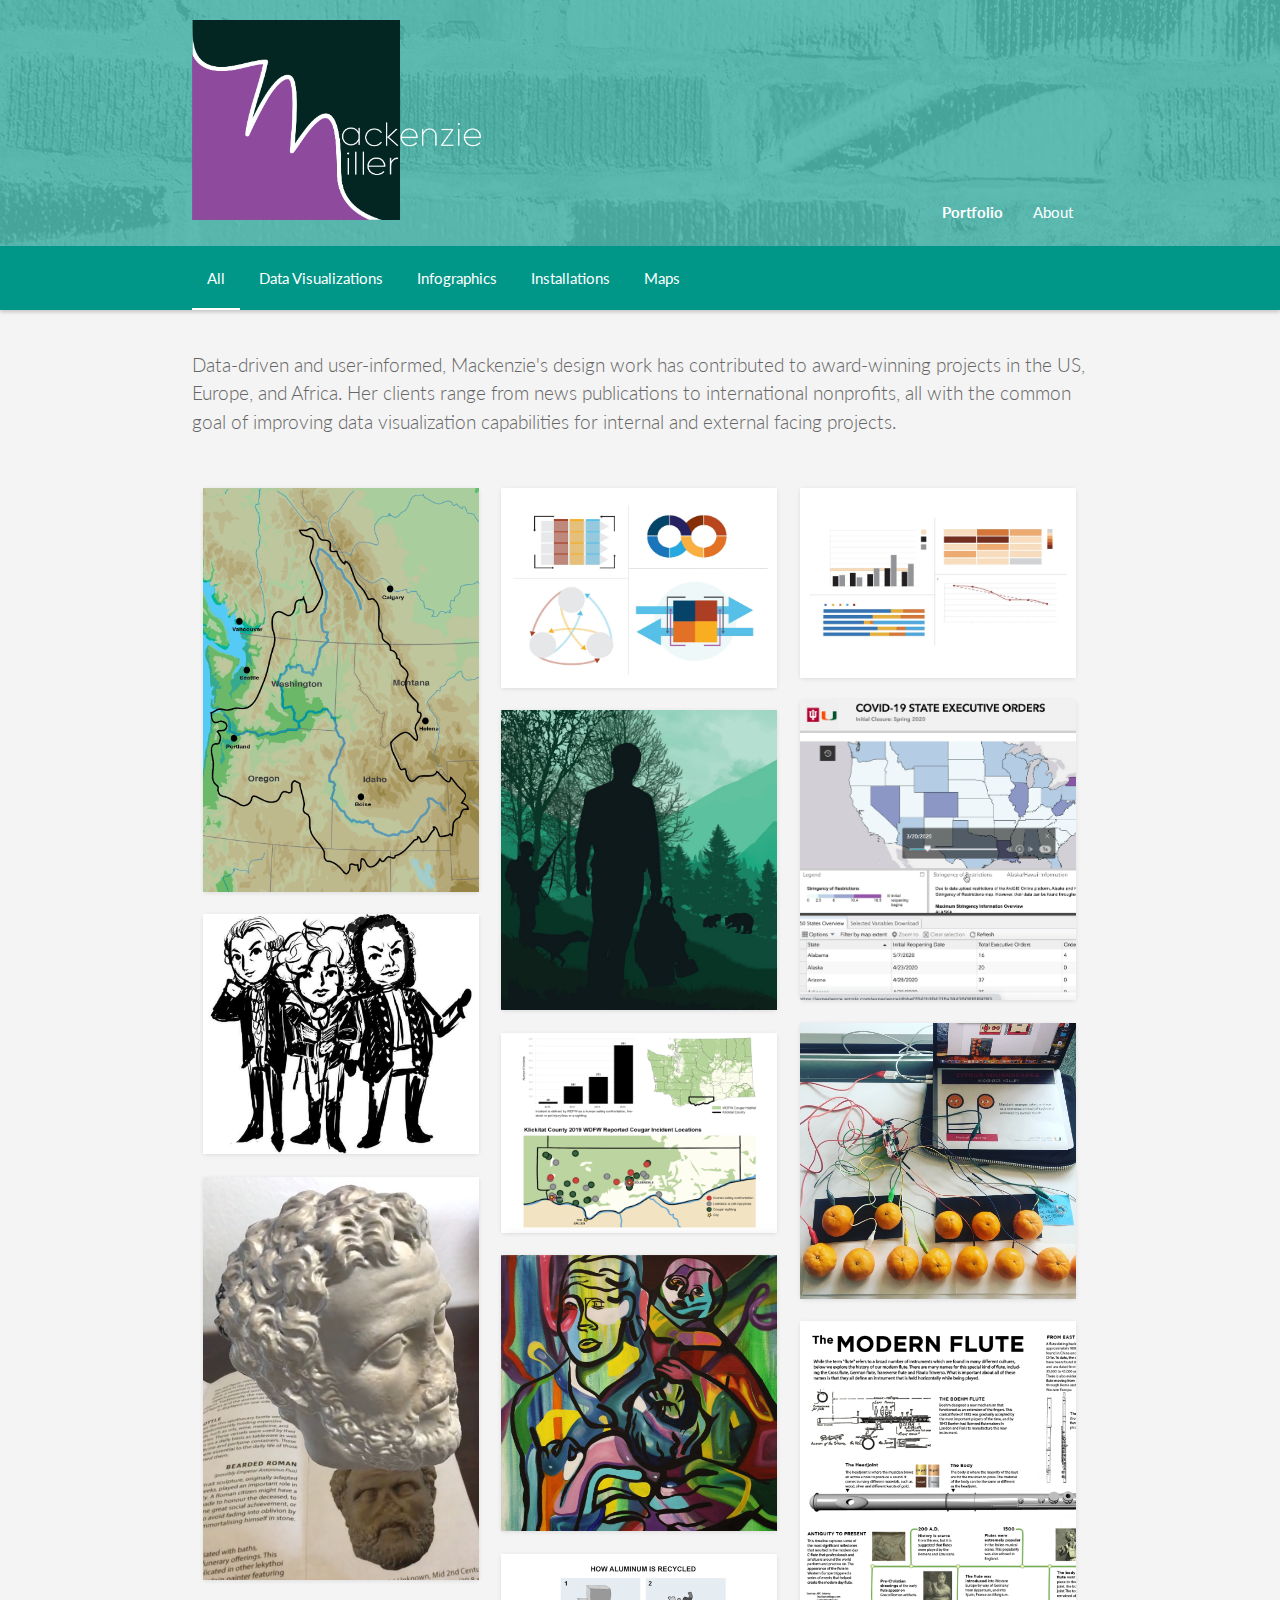
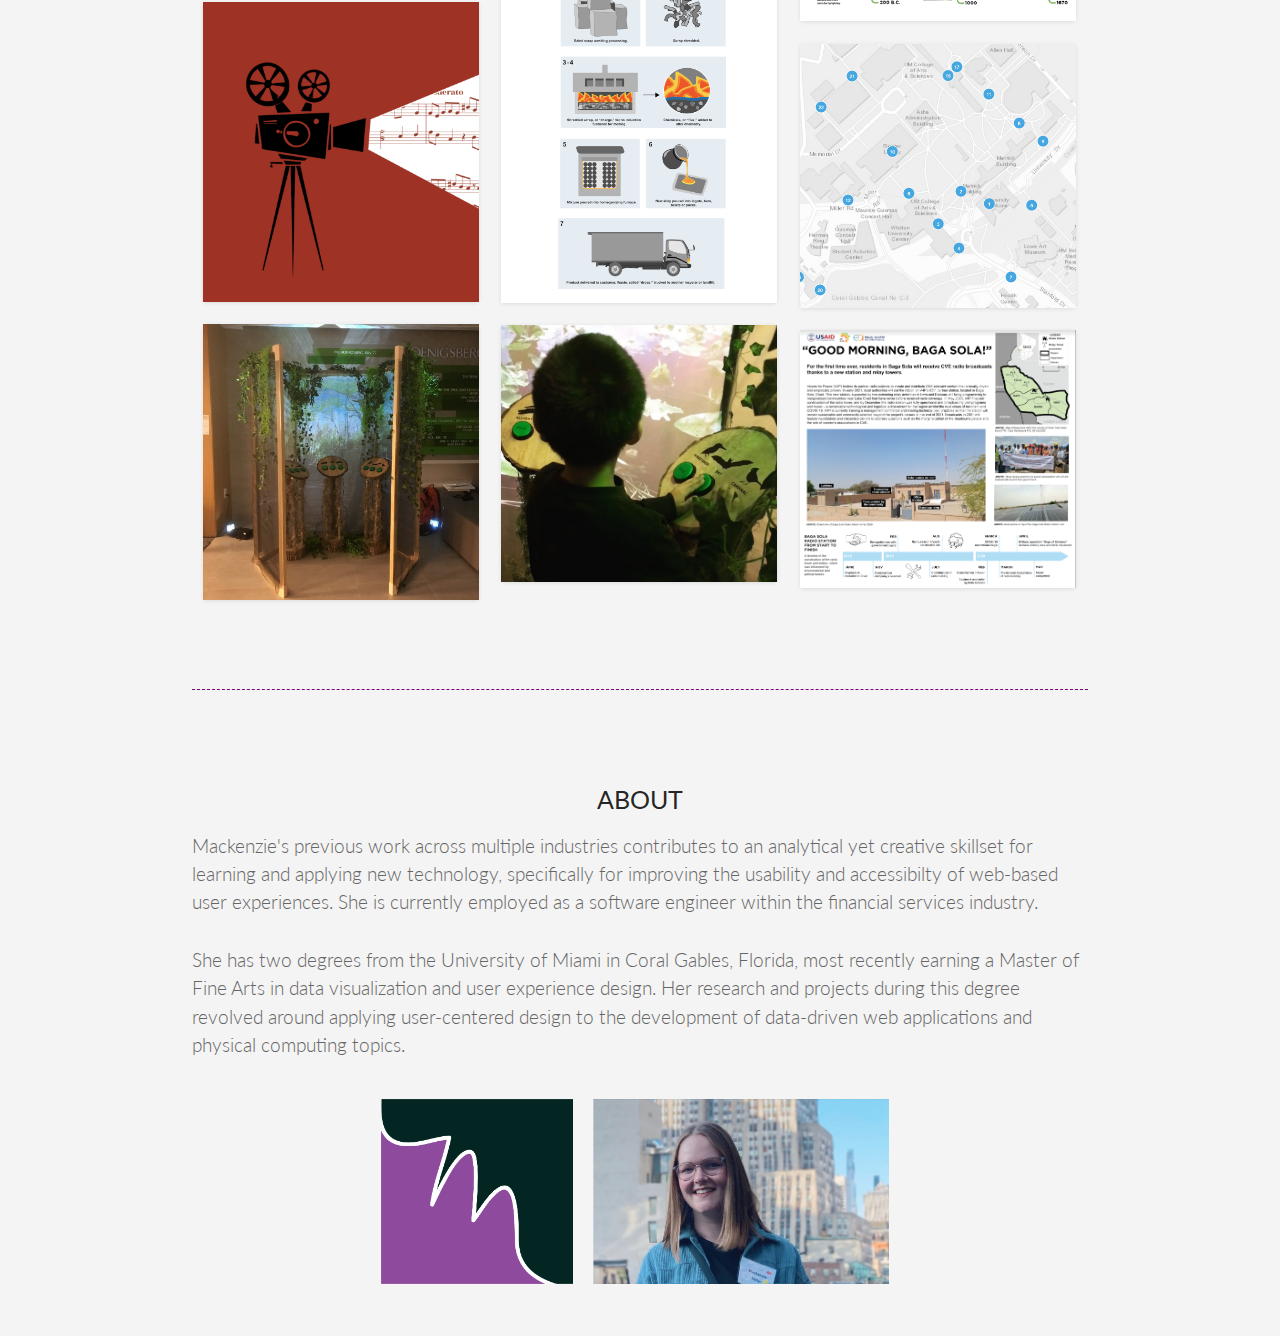
<file: index.html>
<!DOCTYPE html>
<html lang="en">

<head>
  <meta charset="utf-8">
  <meta name="viewport" content="width=device-width, initial-scale=1.0">
  <meta name="description" content="Design Portfolio">
  <meta name="author" content="Mackenzie Miller">
  <title>MM | Design</title>
  <link rel="shortcut icon" type="image/png" href="images/palette.png" />
  <link href='http://fonts.googleapis.com/css?family=Lato:300,400,700' rel='stylesheet' type='text/css'>
  <link href="css/gallery-materialize.min.css" rel="stylesheet">
  <link href="css/index.css" rel="stylesheet">
  <link href="https://fonts.googleapis.com/icon?family=Material+Icons" rel="stylesheet">
</head>

<body>
  <nav class="nav-extended teal lighten-2">
    <div class="nav-background">
      <div class="pattern active" style="background-image: url('images/bricks.jpg');"></div>
    </div>
    <div id="portfolio" class="nav-wrapper container">
      <img src="images/logo2.png" height="200px" style="margin-top: 20px" />
      <a href="#" data-target="nav-mobile" class="sidenav-trigger"><i class="material-icons">menu</i></a>
      <ul class="right hide-on-med-and-down" style="margin-top: 180px">
        <li style="font-weight: bolder"><a href="#portfolio">Portfolio</a></li>
        <li><a href="#about">About</a></li>
      </ul>
    </div>
    <div class="categories-wrapper teal">
      <div class="categories-container">
        <ul class="categories container">
          <li class="active"><a href="#all">All</a></li>
          <li><a href="#dataviz">Data Visualizations</a></li>
          <li><a href="#infographics">Infographics</a></li>
          <li><a href="#installations">Installations</a></li>
          <li><a href="#maps">Maps</a></li>
        </ul>
      </div>
    </div>
  </nav>
  <ul class="sidenav" id="nav-mobile">
    <li class="active"><a href="#portfolio">Portfolio</a></li>
    <li><a href="#about">About</a></li>
  </ul>

  <div id="portfolio" class="section gray">
    <div class="container">
      <p class="caption">
        Data-driven and user-informed, Mackenzie's design work has contributed to award-winning projects in the US,
        Europe, and Africa. Her clients range from news publications to international nonprofits, all with the common
        goal of improving data visualization capabilities for internal and external facing projects.
      </p>
      <br>
      <div class="gallery row">
        <div class="col l4 m6 s12 gallery-item gallery-expand gallery-filter maps">
          <div class="gallery-curve-wrapper">
            <a class="gallery-cover gray">
              <img class="responsive-img" src="images/wa_map.png" alt="placeholder" width="200px" height="300px">
            </a>

            <div class="gallery-body">
              <div class="title-wrapper">
                <h3>Pacific Northwest Map</h3>
                <span class="price">Adobe Illustrator</span>
              </div>
              <p class="description">
                I recently designed a print graphic that involved a very striking map of the Columbia River Basin
                because there wasn’t a more modern digital map of the Basin. This map includes some elevation levels and
                major cities/rivers around the Basin, while maintaining simplicity.</p>
            </div>
          </div>
        </div>
        <div class="col l4 m6 s12 gallery-item gallery-expand gallery-filter infographics">
          <div class="gallery-curve-wrapper">
            <a class="gallery-cover gray">
              <img src="images/infographics.jpeg" alt="placeholder" width="200px" height="200px">
            </a>

            <div class="gallery-body">
              <div class="title-wrapper">
                <h3>Infographics</h3>
              </div>
              <p class="description">
               I have experience creating custom infographics for quarterly and yearly nonprofit reports for donors and
                nonprofit executives. Infographics are a great way to visualize complicated concepts, theories, and
                cycles for higher comprehension of the organization’s past accomplishments and future goals.
              </p>
            </div>
          </div>
        </div>
        <div class="col l4 m6 s12 gallery-item gallery-expand gallery-filter dataviz">
          <div class="gallery-curve-wrapper">
            <a class="gallery-cover gray">
              <img class="responsive-img" src="images/dataviz.jpg" alt="placeholder" width="200px" height="200px">
            </a>
            <div class="gallery-body">
              <div class="title-wrapper">
                <h3>Reports</h3>
              </div>
              <p class="description">
                I enjoy cleaning, analyzing, and visualizing data for various nonprofits and news agencies. I would
                classify my style of design as clean, modern and effective… anything to make numbers less intimidating
                and easier to understand for readers. While I have experience in both static and interactive data
                visualizations, I do prefer the simplicity and ease of use provided by static visuals.</p>
            </div>
          </div>
        </div>
        <div class="col l4 m6 s12 gallery-item gallery-expand gallery-filter dataviz maps">
          <div class="gallery-curve-wrapper">
            <a class="gallery-cover gray">
              <img src="images/dashboard1.png" alt="placeholder" width="200px" height="300px">
            </a>

            <div class="gallery-body">
              <div class="title-wrapper">
                <h3>COVID-19 Dashboard</h3>
              </div>

              <p class="description">
                Sponsored by Indiana University, I led the Esri ArcGIS Online design and implementation of the COVID-19
                Executive Orders dashboard, which uses data collected by IUPUI researchers to track changes made by
                state government officials in response to the pandemic.</p>
            </div>
          </div>
        </div>
        <div class="col l4 m6 s12 gallery-item gallery-expand gallery-filter infographics">
          <div class="gallery-curve-wrapper">
            <a class="gallery-cover gray">
              <img src="images/final.jpeg" alt="placeholder" width="200px" height="300px">
            </a>
            <div class="gallery-body">
              <div class="title-wrapper">
                <h3>Graphic design</h3>
              </div>
              <p class="description">
                This graphic is a more scenic representation of the cycle of wildlife management: interactions between
                the ecosystem, wildlife, and humans. </p>
            </div>
          </div>
        </div>
        <div class="col l4 m6 s12 gallery-item gallery-expand gallery-filter dataviz">
          <div class="gallery-curve-wrapper">
            <a class="gallery-cover gray">
              <img class="responsive-img" src="images/composers.png" alt="placeholder" width="250" height="300">
            </a>

            <div class="gallery-body">
              <div class="title-wrapper">
                <h3>Data journalism</h3>
              </div>
              <p class="description">
                As a classically trained musician, the “future” of classical music was always on my mind. I had always
                heard about facts and figures that painted a dismal scene for the classical music industry in coming
                years. During my masters, I had the opportunity to use Google trends for finding search data that would
                support or disprove this notion. The general trend showed decrease search interest in classical music
                over time, and it also exposed the seasonal popularity trends that occurred in each yearly cycle.
                Created with dimple.js and D3.js.</p>
            </div>
          </div>
        </div>
        <div class="col l4 m6 s12 gallery-item gallery-expand gallery-filter installations">
          <div class="gallery-curve-wrapper">
            <a class="gallery-cover gray">
              <img class="responsive-img" src="images/oranges3.jpg" alt="placeholder" width="250" height="300">
            </a>
            <div class="gallery-body">
              <div class="title-wrapper">
                <h3>Music installation</h3>
              </div>
              <p class="description">
                My professor told me that I could create a music performance using anything I learned from my
                undergraduate experience. Anything? I asked.

                I decided to put a spin on a traditional music performance by changing up the method of accompaniment:
                13 oranges taking place of a piano or harpsichord. Blending the old (baroque music) with the new (sense
                technology). I had to come up with a system of coordinating each specific musical pitch with a
                corresponding orange using MakeyMakey technology. I used colors to connect the oranges with the notes on
                the page.

                The performance was from JS Bach Sonata in C major. Flutist: Caroline Schaffer. This video is from a
                concert at the University of Miami, featuring the first forty seconds of the piece. </p>
            </div>
          </div>
        </div>
        <div class="col l4 m6 s12 gallery-item gallery-expand gallery-filter infographics maps">
          <div class="gallery-curve-wrapper">
            <a class="gallery-cover gray">
              <img src="images/cougar.png" alt="placeholder" width="200px" height="200px">
            </a>

            <div class="gallery-body">
              <div class="title-wrapper">
                <h3>Infographics</h3>
              </div>
              <p class="description">
                I contributed data analysis and graphics for an article that discussed human-related incidents with wild
                cougars in Washington State. I thought that this mix of graphics- mapping data and numerical data-
                created a great combination of related visuals and data, without being too text heavy or number heavy.
                The custom maps combined several sources of data: state-designated cougar habitat and various incident
                types involving humans and cougars at state and county level.</p>
              <p class="description">
            </div>
          </div>
        </div>
        <div class="col l4 m6 s12 gallery-item gallery-expand gallery-filter installations">
          <div class="gallery-curve-wrapper">
            <a class="gallery-cover gray">
              <img class="responsive-img" src="images/museum.png" alt="placeholder" width="250" height="300">
            </a>
            <div class="gallery-body">
              <div class="title-wrapper">
                <h3>Augmented Reality</h3>
              </div>
              <p class="description">
                The was the final project for my Augmented Reality class during my masters degree. The Art History
                department had developed 3D replicas of various artifacts housed at the Lowe Art Museum on campus and
                expressed interest in using these 3D replicas for various projects. I designed and created a Unity app
                that uses those target images to display the 3D replicas with audio accompaniment. We thought it was
                important to create a museum experience that could be brought home with the viewer.</p>
            </div>
          </div>
        </div>
        <div class="col l4 m6 s12 gallery-item gallery-expand gallery-filter dataviz">
          <div class="gallery-curve-wrapper">
            <a class="gallery-cover gray">
              <img class="responsive-img" src="images/mental.jpeg" alt="placeholder" width="250" height="300">
            </a>
            <div class="gallery-body">
              <div class="title-wrapper">
                <h3>Data journalism</h3>
              </div>
              <p class="description">
                This project takes a preliminary look at data showing county-by-county and state averages 1998 through
                2017 for mental health related hospitalizations. A multiline graph, choropleth map and multiple bar
                graph are created using D3.js.</p>
            </div>
          </div>
        </div>
        <div class="col l4 m6 s12 gallery-item gallery-expand gallery-filter infographics">
          <div class="gallery-curve-wrapper">
            <a class="gallery-cover gray">
              <img src="images/flute.png" alt="placeholder" width="200px" height="300px">
            </a>
            <div class="gallery-body">
              <div class="title-wrapper">
                <h3>Magazine spreads</h3>
              </div>
              <p class="description">
                Static tabloid spreads are still an essential part of conveying information, and are only further
                enhanced by computer generated 3D graphics. I transformed an ordinary webpage detailing the historical
                origins of the modern flute into a graphical display that conveyed the same information, but using a
                visual approach that made more sense for the reader. The large silver flute was creating by me in Maya
                (3D modeling software) from scratch.</p>
            </div>
          </div>
        </div>
        <div class="col l4 m6 s12 gallery-item gallery-expand gallery-filter infographics">
          <div class="gallery-curve-wrapper">
            <a class="gallery-cover gray">
              <img class="responsive-img" src="images/recycling.png" alt="placeholder" width="350" height="300">
            </a>
            <div class="gallery-body">
              <div class="title-wrapper">
                <h3>Infographics</h3>
              </div>
              <p class="description">
                I’m very interested in creating graphics of environmental processes that aren’t represented visually on
                the internet. Aluminum recycling falls under that category, and I was happy to assist a news editor in
                creating a modern infographic for this important process.</p>
            </div>
          </div>
        </div>
        <div class="col l4 m6 s12 gallery-item gallery-expand gallery-filter dataviz">
          <div class="gallery-curve-wrapper">
            <a class="gallery-cover gray">
              <img src="images/music.png" alt="placeholder" width="200px" height="300px">
            </a>
            <div class="gallery-body">
              <div class="title-wrapper">
                <h3>Data journalism</h3>
              </div>
              <p class="description">
                I found an interesting data set on the Naxos Music Library website that categorizes many of the times
                that classical music has existed as soundtrack music, dating back to 1930 all the way through modern
                times. I analyzed and cleaned the data in Excel, and then created charts using D3.js, Photoshop, and
                Illustrator. This particular graphic was the main illustration for the project.</p>
            </div>
          </div>
        </div>
        <div class="col l4 m6 s12 gallery-item gallery-expand gallery-filter maps dataviz">
          <div class="gallery-curve-wrapper">
            <a class="gallery-cover gray">
              <img class="responsive-img" src="images/emergency2.png" alt="placeholder" width="350" height="250">
            </a>
            <div class="gallery-body">
              <div class="title-wrapper">
                <h3>Mapping</h3>
              </div>
              <p class="description">
                As a student walking around the Coral Gables campus, Emergency Blue Light Phones are constantly part of
                the landscape we walk around in, even if we don’t directly interact with them most of the time. However,
                it is comforting to know that the UM Police will be right with you at the quick dial of one of those
                phones in any uncomfortable situation.

                I wanted to map all the locations of the Emergency Blue Light Phones on the Coral Gables campus so that
                students can find the closest telephone to them at any given place on campus. This interactive map could
                have a home in the UMiami mobile app, which is used by hundreds of students daily for various schedules,
                tasks, and general information. I used Web ArcGIS to build a webApp that features the University of
                Miami campus, using GPS data points for all the blue light telephones on the Coral Gables campus hand
                collected by me. </p>
            </div>
          </div>
        </div>
        <div class="col l4 m6 s12 gallery-item gallery-expand gallery-filter installations">
          <div class="gallery-curve-wrapper">
            <a class="gallery-cover gray">
              <img class="responsive-img" src="images/IMG_4089.jpeg" alt="placeholder" width="350" height="260">
            </a>
            <div class="gallery-body">
              <div class="title-wrapper">
                <h3>Museum installation</h3>
              </div>
              <p class="description">
                This was the first time that I utilized physical computing for the purpose of a museum exhibit. I had
                the opportunity to participate in the Accelerate Festival at the Smithsonian in Washington, DC.

                I created a button interface using Arduino technology accompanied by beautiful videography of the
                Everglades that would allow people of all ages and accessibility levels to become immersed by the sounds
                of the Everglades. I used real wood for the platform bases of the buttons, which added an unexpected but
                most welcome earthy aroma to the installation. The buttons were categorized into land animals, sky
                animals, and environmental noises. </p>
            </div>
          </div>
        </div>
        <div class="col l4 m6 s12 gallery-item gallery-expand gallery-filter installations">
          <div class="gallery-curve-wrapper">
            <a class="gallery-cover gray">
              <img class="responsive-img" src="images/child.png" alt="placeholder" width="250" height="300">
            </a>
            <div class="gallery-body">
              <div class="title-wrapper">
                <h3>Museum installation</h3>
              </div>
              <p class="description">
                This was the first time that I utilized physical computing for the purpose of a museum exhibit. I had
                the opportunity to participate in the Accelerate Festival at the Smithsonian in Washington, DC.

                I created a button interface using Arduino technology accompanied by beautiful videography of the
                Everglades that would allow people of all ages and accessibility levels to become immersed by the sounds
                of the Everglades. I used real wood for the platform bases of the buttons, which added an unexpected but
                most welcome earthy aroma to the installation. The buttons were categorized into land animals, sky
                animals, and environmental noises. </p>
            </div>
          </div>
        </div>
        <div class="col l4 m6 s12 gallery-item gallery-expand gallery-filter infographics">
          <div class="gallery-curve-wrapper">
            <a class="gallery-cover gray">
              <img class="responsive-img" src="images/africa.png" alt="placeholder" width="250" height="300">
            </a>
            <div class="gallery-body">
              <div class="title-wrapper">
                <h3>Infographics</h3>
              </div>
              <p class="description">
                One of my nonprofit clients was interested in visualizing their quarterly updates in a infographic
                spread, instead of a traditional report. We were able to pull in elements from various visualization
                tools, such as a map, timeline, photos, etc. so that the US-based stakeholders would have a better
                visual sense of how their nonprofit was directly impacting projects in Central Africa.
            </div>
          </div>
        </div>
      </div>
    </div>
  </div>

<div id="documentation" class="section gray">
  <div class="container"  id="about" style="padding-top: 80px; border-top: 1px dashed purple">
    <div class="row">
    
      <h5 style="text-align:center">ABOUT</h5>
      <p class="caption">
        Mackenzie's previous work across multiple industries contributes to an analytical yet creative skillset
        for learning and applying new technology, specifically for improving the usability and accessibilty of
        web-based user experiences. She is currently employed as a software engineer within the financial services industry.
      </p>
      <p class="caption">
        She has two degrees from the University of Miami in Coral Gables, Florida, most recently earning a Master of Fine Arts in data visualization and user experience design. Her research and projects during this degree revolved around applying user-centered design to the development of data-driven web applications and physical computing topics.
      </p>
      <div style="display:flex; align-items: center; justify-content: center;">
        <img src="images/plain-logo.png" height="185px" style="margin: 10px 0 10px 0">
          <img src="images/bio1.png" height="185px" style="margin: 10px 10px 10px 20px">
        </div>
        </div>
      </div>
    </div>


  <!-- Core Javascript -->
  <script src="https://ajax.googleapis.com/ajax/libs/jquery/2.1.1/jquery.min.js"></script>
  <script src="js/imagesloaded.pkgd.min.js"></script>
  <script src="js/masonry.pkgd.min.js"></script>
  <script src="js/materialize.min.js"></script>
  <script src="js/color-thief.min.js"></script>
  <script src="js/galleryExpand.js"></script>
  <script src="js/init.js"></script>

</body>
</html>
</file>
<file: css/index.css>
.pinned {
    position: relative !important;
  }
</file>
